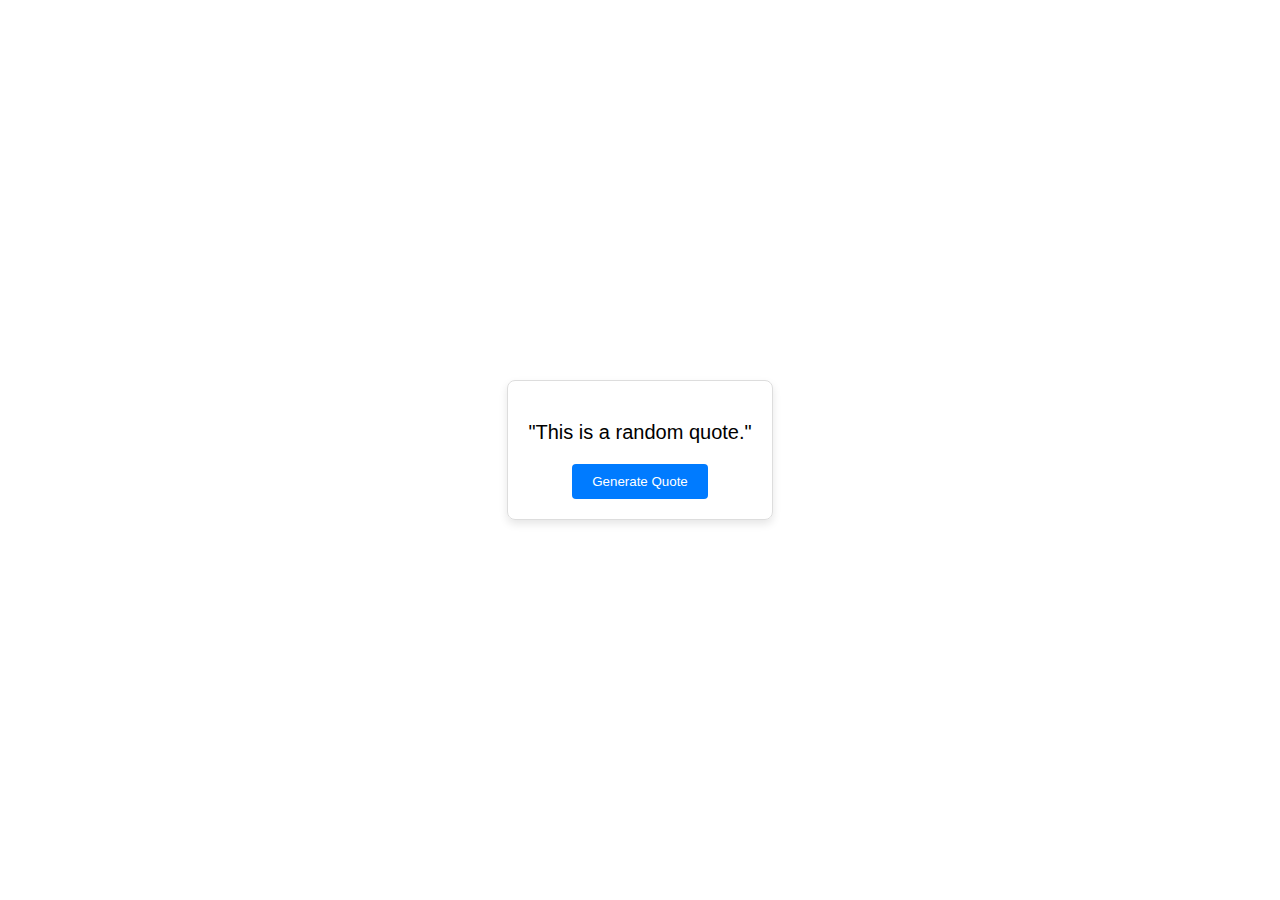
<file: 01_QuotesGenerator/index.html>
<!DOCTYPE html>
<html lang="en">
<head>
  <meta charset="UTF-8">
  <meta name="viewport" content="width=device-width, initial-scale=1.0">
  <link rel="stylesheet" href="styles.css">
  <title>Random Quote Generator</title>
</head>
<body>
  <div class="quote-container">
    <p class="quote">"This is a random quote."</p>
    <button class="btn" id="generate">Generate Quote</button>
  </div>
  <script src="script.js"></script>
</body>
</html>
</file>
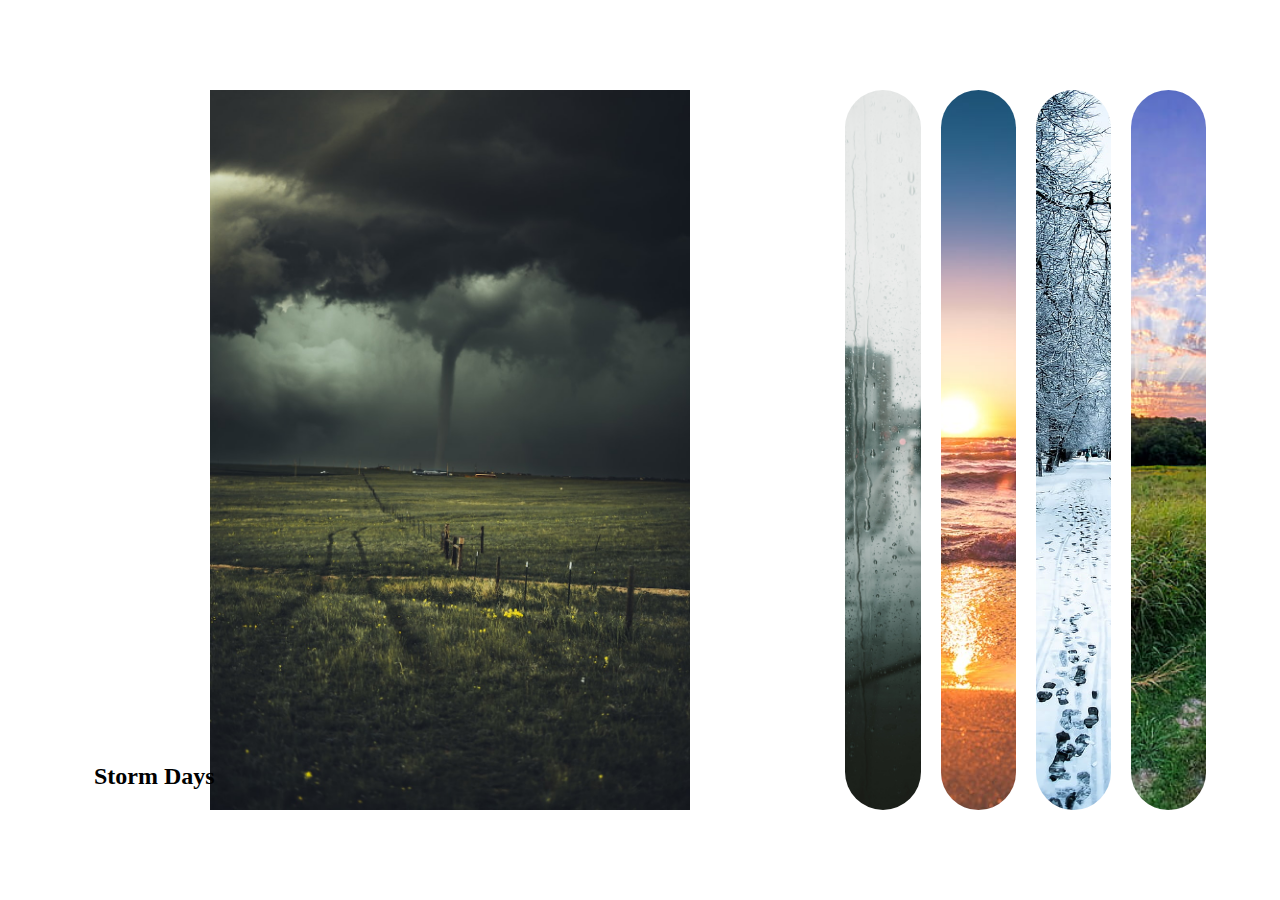
<file: 02_ImageSelector/Index.html>
<!DOCTYPE html>
<html lang="en">
<head>
    <meta charset="UTF-8">
    <meta name="viewport" content="width=device-width, initial-scale=1.0">
    <link rel="stylesheet" href="styles.css"/>
    <title>Image selector</title>
</head>
<body>
    <div class="container">
        <div class="panel active" style="background-image: url('storm.jpg');">
            <h3>Storm Days</h3>
        </div>

        <div class="panel" style="background-image: url('rainy.jpg');">
            <h3>Rainy Days</h3>
        </div>

        <div class="panel" style="background-image: url('summer.jpeg');">
            <h3>Summer Days</h3>
        </div>

        <div class="panel" style="background-image: url('winter-snow-nature-trees-road-hd-wallpaper-preview.jpg');">
            <h3>Winter Days</h3>
        </div>

        <div class="panel" style="background-image: url('warm.jpg');">
            <h3>Warm Days</h3>
        </div>
    </div>

    <script src="script.js"></script>
</body>
</html>
</file>
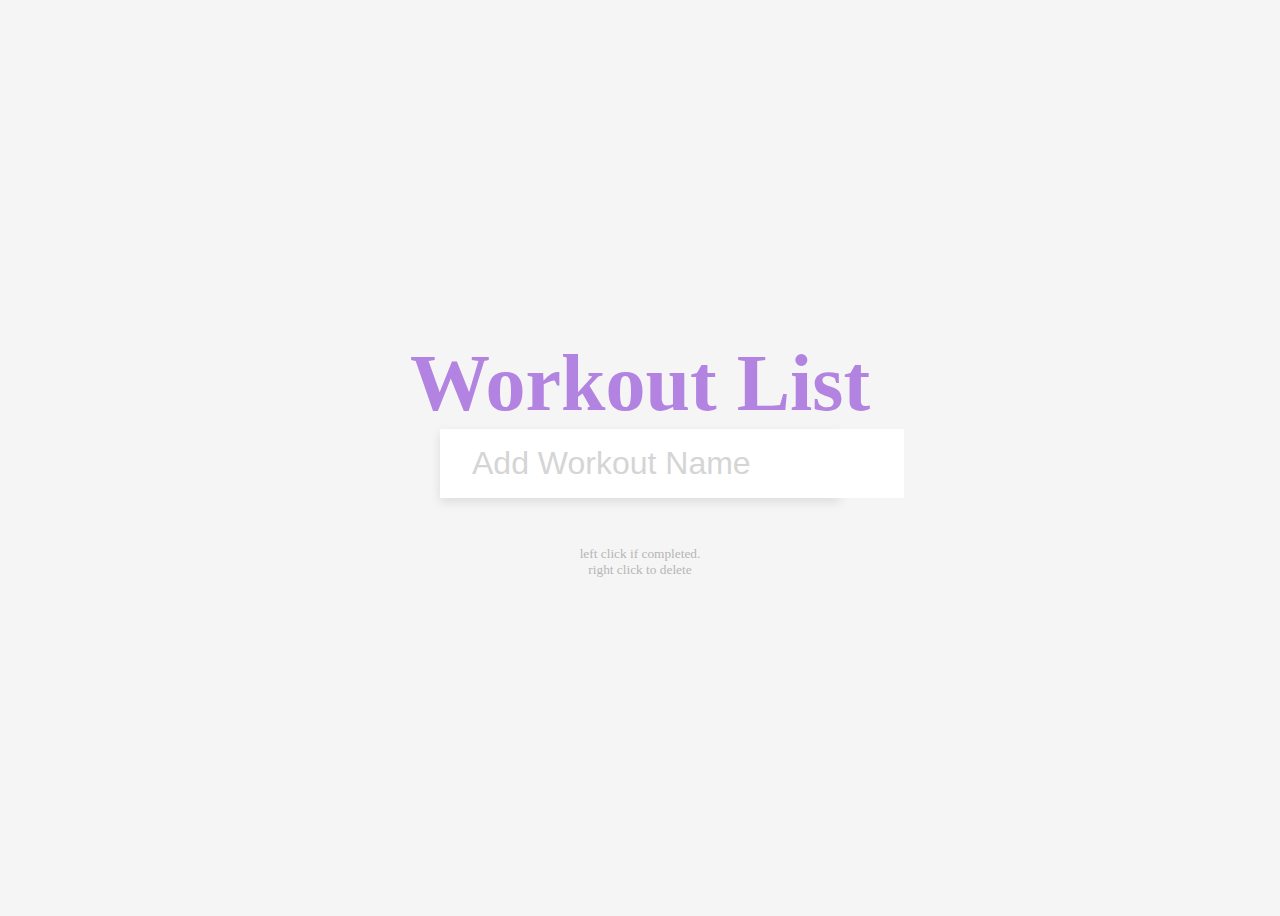
<file: 03_WorkoutTracker/index.html>
<!DOCTYPE html>
<html lang="en">
<head>
    <meta charset="UTF-8">
    <meta name="viewport" content="width=device-width, initial-scale=1.0">
    <link rel="stylesheet" href="style.css">
    <title>Workout Tracker</title>
</head>
<body>
    <h1>Workout List</h1>
    <form id="form">
        <input type="text" placeholder="Add Workout Name" class="input" id="input"
        autocomplete="off">
        <ul class="todos" id="todos">
        </ul>
    </form>

    <small>left click if completed. <br>right click to delete</small>
    <script src="script.js"></script>
</body>
</html>
</file>
<file: 01_QuotesGenerator/styles.css>
body {
    font-family: Arial, sans-serif;
    display: flex;
    justify-content: center;
    align-items: center;
    min-height: 100vh;
    margin: 0;
  }
  
  .quote-container {
    text-align: center;
    padding: 20px;
    border: 1px solid #ddd;
    border-radius: 8px;
    box-shadow: 0 4px 8px rgba(0, 0, 0, 0.1);
  }
  
  .quote {
    font-size: 20px;
    margin-bottom: 20px;
  }
  
  .btn {
    padding: 10px 20px;
    background-color: #007bff;
    color: #fff;
    border: none;
    border-radius: 4px;
    cursor: pointer;
  }
</file>
<file: 02_ImageSelector/styles.css>
* {
    box-sizing: border-box;
}

body {
    display: flex;
    align-items: center;
    justify-content: center;
    height: 100vh;
    overflow: hidden;
    margin: 0;
}

.container {
    display: flex;
    width: 90vw;

}

.panel {
    background-size: auto 100%;
    background-position: center;
    background-repeat: no-repeat;
    height: 80vh;
    border-radius: 50px;
    color: #000000;
    cursor:  e-resize;
    flex: 0.5;
    margin: 10px;
    position: relative;
    transition: flex 0.7s ease-in;
}

.panel h3 {
    font-size: 24px;
    position: absolute;
    bottom: 20px;
    left: 20px;
    margin: 0;
    opacity: 0;
}

.panel.active{
    flex: 5;
}

.panel.active h3 {
    opacity: 1;
    transition: opacity 0.3 ease-in 0.4s;

}
</file>
<file: 03_WorkoutTracker/style.css>
body {
    background-color: #f5f5f5;
    color: #444;
    display: flex;
    flex-direction: column;
    align-items: center;
    justify-content: center;
    height: 100vh;
}

h1 {
    font-size: 5rem;   
    margin: 0;
    text-align: center;
    color: rgb(179, 131, 226);
}


form{
    box-shadow: 0 4px 10px rgba(0,0, 0, 0.1);
    max-width: 100%;
    width: 400px;
}

.input {
    border: none;
    color: #444;
    font-size: 2rem;
    padding: 1rem 2rem;
    display: block;
    width: 100%;

}

.input::placeholder{
    color: #d5d5d5;
}

.input:focus{
    color: #d5d5d5;
}

.todos {
    background-color: #fff;
    padding: 0;
    margin: 0;
    list-style-type: none;
}


.todos li{
    border-top:  1px solid #e5e5e5;
    cursor: pointer;
    font-size: 1.5rem;
    padding: 1rem 2rem;
}

.todos li.completed{
    color: #b6b6b6;
    text-decoration: line-through;
}

small{
    color: #b5b5b5;
    margin-top: 3rem;
    text-align: center;
}
</file>
